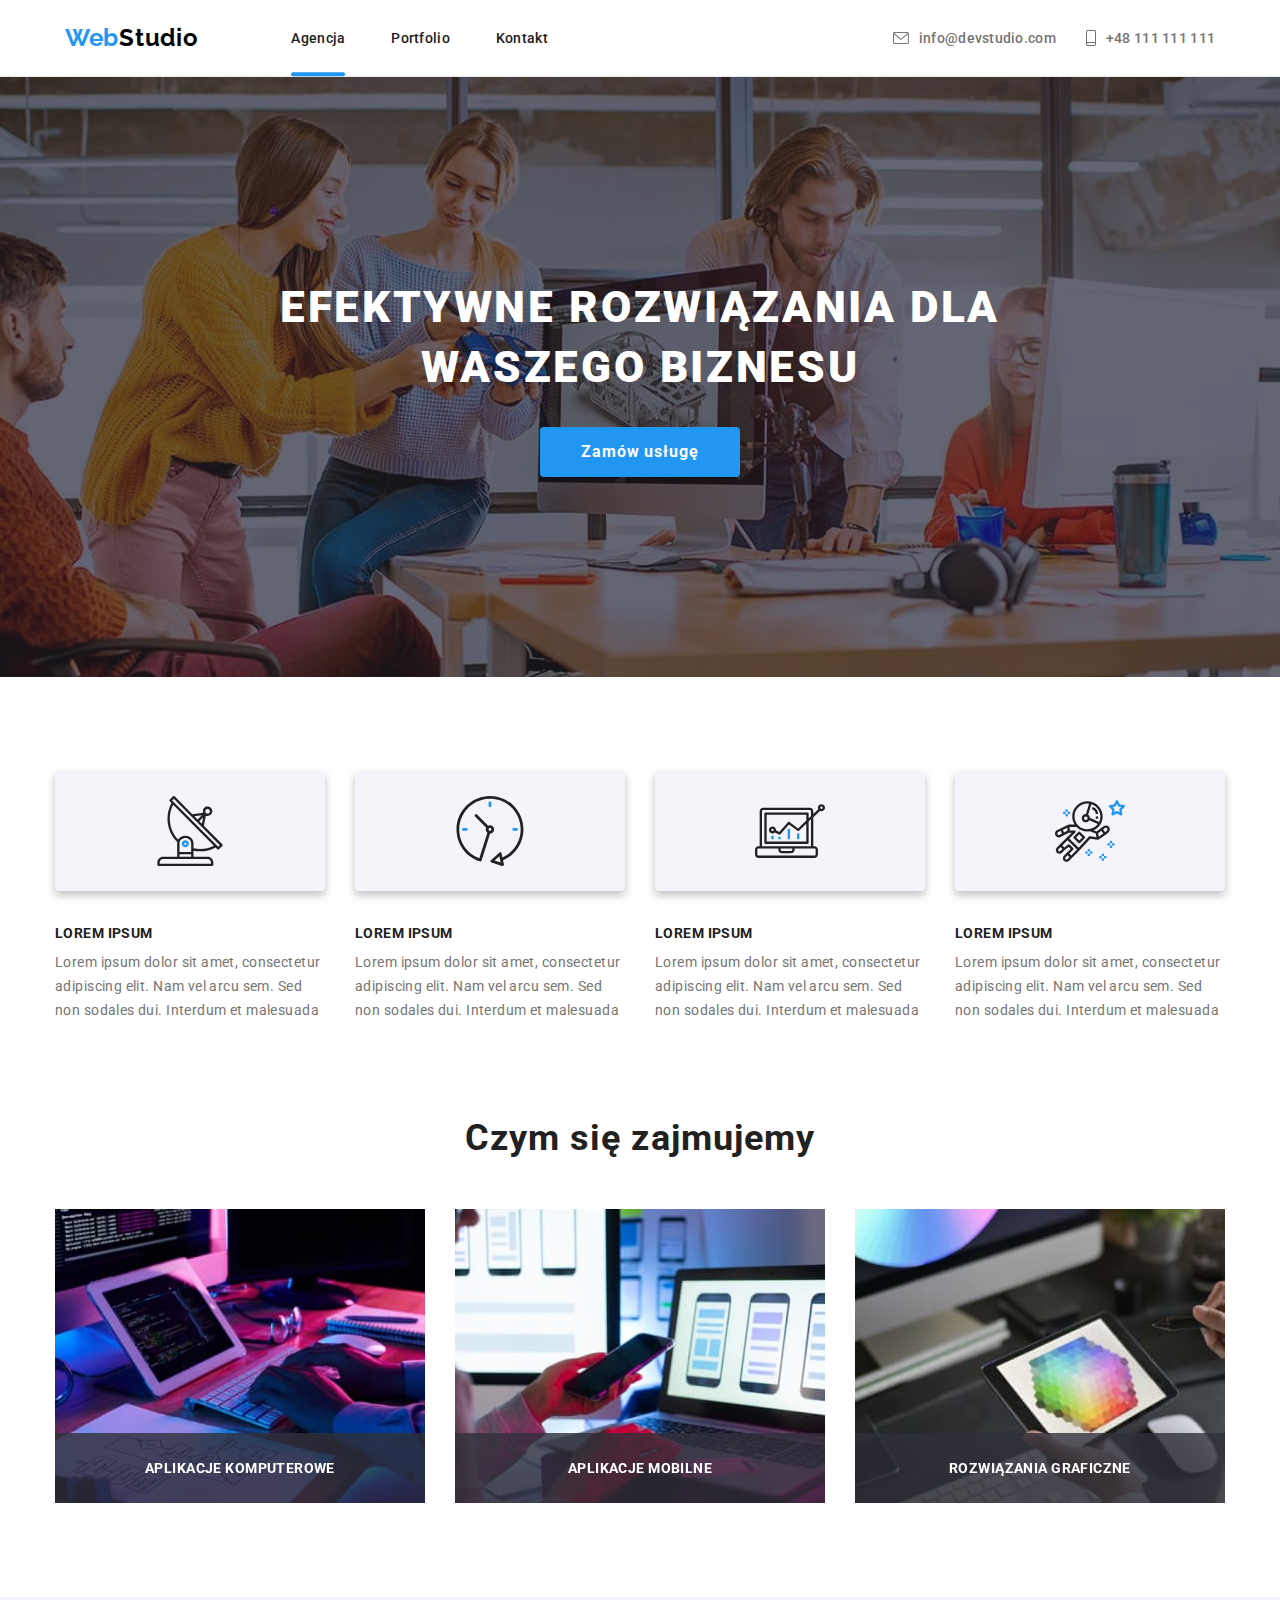
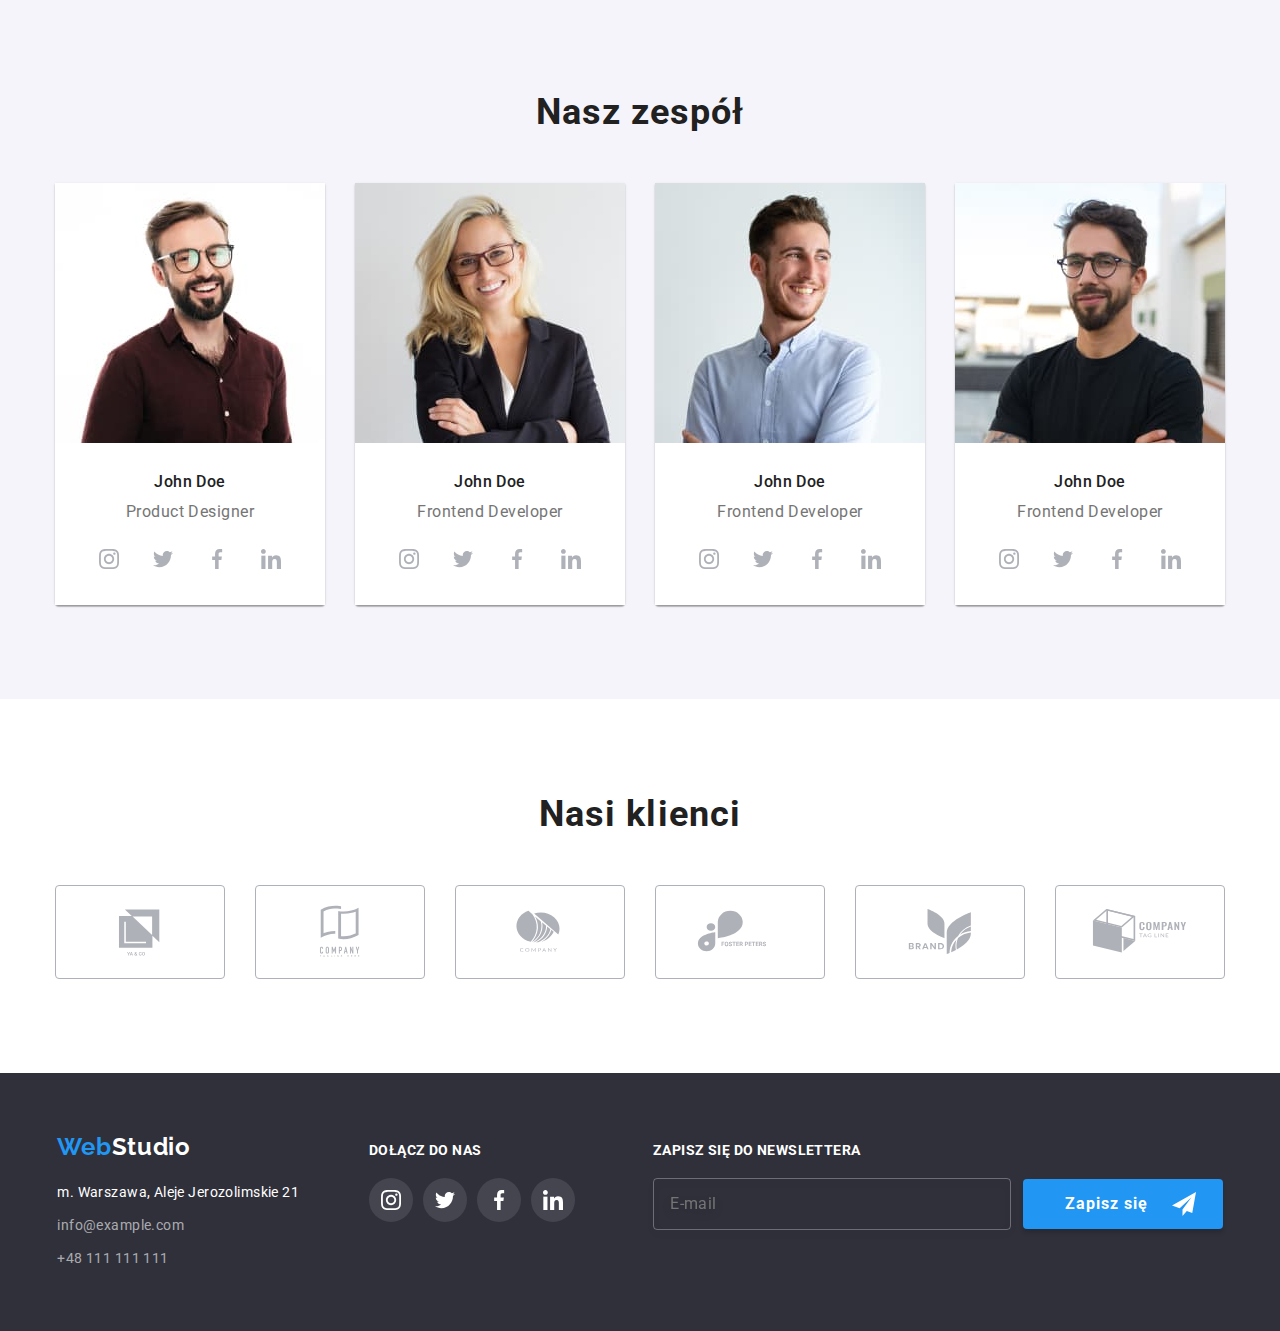
<file: index.html>
<!DOCTYPE html>
<html lang="pl">
<head>
      <meta charset="UTF-8">
      <meta http-equiv="X-UA-Compatible" content="IE=edge">
      <meta name="viewport" content="width=device-width, initial-scale=1.0">
      <link rel="stylesheet" href="https://cdnjs.cloudflare.com/ajax/libs/modern-normalize/1.0.0/modern-normalize.min.css" />
      <link rel="stylesheet" href="css/main.min.css" />
      <link rel="preconnect" href="https://fonts.googleapis.com">
      <link rel="preconnect" href="https://fonts.gstatic.com" crossorigin>
      <link href="https://fonts.googleapis.com/css2?family=Raleway:wght@700&family=Roboto:wght@400;500;700;900&display=swap"
      rel="stylesheet">
      <title>WebStudio</title>
</head>
<body>
      <header class="page-header">
            <div class="container">
                  <!--logo-->
                  <a class="logo page-header__logo" href="index.html"><span class="logo__span">Web</span>Studio</a>
                  <svg class="page-header__burger-icon" data-menu-open>
                        <use href="./images/icons.svg#icon-menu_24px"></use>
                  </svg>
                  <nav class="navigation">
                        <ul class="list navigation__list">
                              <li class="navigation__item">
                                    <a class="navigation__link navigation__link--active" href="index.html">Agencja</a>
                              </li>
                              <li class="navigation__item">
                                    <a class="navigation__link" href="portfolio.html">Portfolio</a>
                              </li>
                              <li class="navigation__item">
                                    <a class="navigation__link" href="#">Kontakt</a>
                              </li>
                        </ul>
                  </nav>
                  <ul class="list page-header__list">
                        <li class="page-header__item">
                              <a class="page-header__contact" href="mailto:info@devstudio.com"><svg class="page-header__mail-icon">
                              <use href="images/icons.svg#icon-envelope"></use>
                        </svg>info@devstudio.com</a>
                        </li>
                        <li class="page-header__item">
                              <a class="page-header__contact" href="tel:48111111111"><svg class="page-header__phone-icon">
                              <use href="images/icons.svg#icon-smartphone"></use>
                        </svg>+48 111 111 111</a>
                        </li>
                  </ul>
            </div>
      </header>
      <main class="page-main">
            <section class="section hero">
                  <div class="container">
                        <h1 class="hero__heading">EFEKTYWNE ROZWIĄZANIA DLA<br>WASZEGO BIZNESU</h1>
                        <button class="button hero__button" type="button" data-modal-open>Zamów usługę</button>
                  </div>
            </section>
            <!--Nasze atuty-->
            <section class="section advantages">
                  <div class="container">
                        <ul class="advantages__list">
                              <li class="advantages__item">
                                    <svg class="advantages__icon">
                                          <use href="images/icons.svg#icon-antenna"></use>
                                    </svg>
                                    <h3 class="third-heading">LOREM IPSUM</h3>
                                    <p class="advantages__paragraph">Lorem ipsum dolor sit amet, consectetur adipiscing elit. Nam vel arcu sem. Sed non sodales dui. Interdum et malesuada</p>
                              </li>
                              <li class="advantages__item">
                                    <svg class="advantages__icon">
                                          <use href="images/icons.svg#icon-clock"></use>
                                    </svg>
                                    <h3 class="third-heading">LOREM IPSUM</h3>
                                    <p class="advantages__paragraph">Lorem ipsum dolor sit amet, consectetur adipiscing elit. Nam vel arcu sem. Sed non sodales dui. Interdum et malesuada</p>
                              </li>
                              <li class="advantages__item">
                                    <svg class="advantages__icon">
                                          <use href="images/icons.svg#icon-diagram"></use>
                                    </svg>
                                    <h3 class="third-heading">LOREM IPSUM</h3>
                                    <p class="advantages__paragraph">Lorem ipsum dolor sit amet, consectetur adipiscing elit. Nam vel arcu sem. Sed non sodales dui. Interdum et malesuada</p>
                              </li>
                              <li class="advantages__item">
                                    <svg class="advantages__icon">
                                          <use href="images/icons.svg#icon-astronaut"></use>
                                    </svg>
                                    <h3 class="third-heading">LOREM IPSUM</h3>
                              <p class="advantages__paragraph">Lorem ipsum dolor sit amet, consectetur adipiscing elit. Nam vel arcu sem. Sed non sodales dui. Interdum et malesuada</p>
                              </li>
                        </ul>
                  </div>
            </section>
            <!--Czym się zajmujemy-->
            <section class="section activities">
                  <div class="container">
                  <h2 class="second-heading">Czym się zajmujemy</h2>
                  <ul class="list" >
                        <li class="activities__item">
                              <div class="activities__container">
                                    <img class="activities__image" src="./images/activities/box1.jpg" srcset="./images/activities/box1.jpg 1x, ./images/activities/box1@2x.jpg 2x" alt="pisanie kodu"/>
                                    <div class="activities__label">
                                          <p class="activities__paragraph">Aplikacje komputerowe</p>
                                    </div>
                              </div>
                        </li>
                        <li class="activities__item">
                              <div class="activities__container">
                                    <img class="activities__image" src="./images/activities/box2.jpg" srcset="./images/activities/box2.jpg 1x, ./images/activities/box2@2x.jpg 2x" alt="dobór schematu wyświetlania strony"/>
                                    <div class="activities__label">
                                         <p class="activities__paragraph">Aplikacje mobilne</p> 
                                    </div>
                              </div>
                        </li>
                        <li class="activities__item">
                              <div class="activities__container">
                                    <img class="activities__image" src="./images/activities/box3.jpg" srcset="./images/activities/box3.jpg 1x, ./images/activities/box3@2x.jpg 2x" alt="grafika stron internetowych"/>
                                    <div class="activities__label">
                                         <p class="activities__paragraph">Rozwiązania graficzne</p> 
                                    </div>
                              </div>
                        </li>
                  </ul>
                  </div>
            </section>
            <!--Nasz zespół-->
            <section class="section team">
            <div class="container">
                  <h2 class="second-heading">Nasz zespół</h2>
                  <ul class="team__list">
                        <li  class="team__item">
                              <figure class="team__figure">
                                    <picture>
                                          <source srcset="./images/team/teamcard1mobile1x.jpg 1x, ./images/team/teamcard1mobile@2x.jpg 2x" media="(min-width: 320px) and (max-width: 767px)" />
                                          <source srcset="./images/team/teamcard1tablet1x.jpg 1x, ./images/team/teamcard1tablet@2x.jpg 2x" media="(min-width: 768px) and (max-width: 1199px)" />
                                          <source srcset="./images/team/teamcard1desktop1x.jpg 1x, ./images/team/teamcard1desktop@2x.jpg 2x" media="(min-width: 1200px)" />
                                          <img class="team__image" src="./images/team/teamcard1mobile1x.jpg" alt="zdjecie product designer" />
                                    </picture>                                    
                                    <figcaption class="team__caption">John Doe<br><span class="team__span">Product Designer</span>
                                    <ul class="list">
                                          <li class="socials">
                                                <a href="#" class="socials__link socials__link--light">
                                                <svg class="socials__icon" width="20" height="20">
                                                      <use href="images/icons.svg#icon-instagram"></use>
                                                </svg></a>
                                          </li>
                                          <li class="socials">
                                                <a href="#" class="socials__link socials__link--light">
                                                <svg class="socials__icon" width="20" height="20">
                                                      <use href="images/icons.svg#icon-twitter"></use>
                                                </svg></a>
                                          </li>
                                          <li class="socials">
                                                <a href="#" class="socials__link socials__link--light">
                                                <svg class="socials__icon" width="20" height="20">
                                                      <use href="images/icons.svg#icon-facebook"></use>
                                                </svg></a>
                                          </li>
                                          <li class="socials">
                                                <a href="#" class="socials__link socials__link--light">
                                                <svg class="socials__icon" width="20" height="20">
                                                      <use href="images/icons.svg#icon-linkedin"></use>
                                                </svg></a>
                                          </li>
                                    </ul>
                                    </figcaption>
                              </figure>
                        </li>
                        <li class="team__item">
                              <figure class="team__figure">
                                    <picture>
                                          <source srcset="./images/team/teamcard2mobile1x.jpg 1x, ./images/team/teamcard2mobile@2x.jpg 2x" media="(min-width: 320px) and (max-width: 767px)" />
                                          <source srcset="./images/team/teamcard2tablet1x.jpg 1x, ./images/team/teamcard2tablet@2x.jpg 2x" media="(min-width: 768px) and (max-width: 1199px)" />
                                          <source srcset="./images/team/teamcard2desktop1x.jpg 1x, ./images/team/teamcard2desktop@2x.jpg 2x" media="(min-width: 1200px)" />
                                          <img class="team__image" src="./images/team/teamcard2mobile1x.jpg" alt="zdjecie product designer" />
                                    </picture>
                                    <figcaption class="team__caption">John Doe<br><span class="team__span">Frontend Developer</span>
                                    <ul class="list">
                                          <li class="socials">
                                                <a href="#" class="socials__link socials__link--light">
                                                      <svg class="socials__icon" width="20" height="20">
                                                            <use href="images/icons.svg#icon-instagram"></use>
                                                      </svg></a>
                                          </li>
                                          <li class="socials">
                                                <a href="#" class="socials__link socials__link--light">
                                                      <svg class="socials__icon" width="20" height="20">
                                                            <use href="images/icons.svg#icon-twitter"></use>
                                                      </svg></a>
                                          </li>
                                          <li class="socials">
                                                <a href="#" class="socials__link socials__link--light">
                                                      <svg class="socials__icon" width="20" height="20">
                                                            <use href="images/icons.svg#icon-facebook"></use>
                                                      </svg></a>
                                          </li>
                                          <li class="socials">
                                                <a href="#" class="socials__link socials__link--light">
                                                      <svg class="socials__icon" width="20" height="20">
                                                            <use href="images/icons.svg#icon-linkedin"></use>
                                                      </svg></a>
                                          </li>
                                    </ul>
                                    </figcaption>
                              </figure>
                        </li>
                        <li class="team__item">
                              <figure class="team__figure">
                                    <picture>
                                          <source srcset="./images/team/teamcard3mobile1x.jpg 1x, ./images/team/teamcard3mobile@2x.jpg 2x" media="(min-width: 320px) and (max-width: 767px)" />
                                          <source srcset="./images/team/teamcard3tablet1x.jpg 1x, ./images/team/teamcard3tablet@2x.jpg 2x" media="(min-width: 768px) and (max-width: 1199px)" />
                                          <source srcset="./images/team/teamcard3desktop1x.jpg 1x, ./images/team/teamcard3desktop@2x.jpg 2x" media="(min-width: 1200px)" />
                                          <img class="team__image" src="./images/team/teamcard3mobile1x.jpg" alt="zdjecie product designer" />
                                    </picture>
                              <figcaption class="team__caption">John Doe<br><span class="team__span">Frontend Developer</span>
                              <ul class="list">
                                    <li class="socials">
                                          <a href="#" class="socials__link socials__link--light">
                                                <svg class="socials__icon" width="20" height="20">
                                                      <use href="images/icons.svg#icon-instagram"></use>
                                                </svg></a>
                                    </li>
                                    <li class="socials">
                                          <a href="#" class="socials__link socials__link--light">
                                                <svg class="socials__icon" width="20" height="20">
                                                      <use href="images/icons.svg#icon-twitter"></use>
                                                </svg></a>
                                    </li>
                                    <li class="socials">
                                          <a href="#" class="socials__link socials__link--light">
                                                <svg class="socials__icon" width="20" height="20">
                                                      <use href="images/icons.svg#icon-facebook"></use>
                                                </svg></a>
                                    </li>
                                    <li class="socials">
                                          <a href="#" class="socials__link socials__link--light">
                                                <svg class="socials__icon" width="20" height="20">
                                                      <use href="images/icons.svg#icon-linkedin"></use>
                                                </svg></a>
                                    </li>
                              </ul>
                              </figcaption>
                              </figure>
                        </li>
                        <li class="team__item">
                              <figure class="team__figure">
                                    <picture>
                                          <source srcset="./images/team/teamcard4mobile1x.jpg 1x, ./images/team/teamcard4mobile@2x.jpg 2x" media="(min-width: 320px) and (max-width: 767px)" />
                                          <source srcset="./images/team/teamcard4tablet1x.jpg 1x, ./images/team/teamcard4tablet@2x.jpg 2x" media="(min-width: 768px) and (max-width: 1199px)" />
                                          <source srcset="./images/team/teamcard4desktop1x.jpg 1x, ./images/team/teamcard4desktop@2x.jpg 2x" media="(min-width: 1200px)" />
                                          <img class="team__image" src="./images/team/teamcard4mobile1x.jpg" alt="zdjecie product designer" />
                                    </picture>
                              <figcaption class="team__caption">John Doe<br><span class="team__span">Frontend Developer</span>
                              <ul class="list">
                                    <li class="socials">
                                          <a href="#" class="socials__link socials__link--light">
                                                <svg class="socials__icon" width="20" height="20">
                                                      <use href="images/icons.svg#icon-instagram"></use>
                                                </svg></a>
                                    </li>
                                    <li class="socials">
                                          <a href="#" class="socials__link socials__link--light">
                                                <svg class="socials__icon" width="20" height="20">
                                                      <use href="images/icons.svg#icon-twitter"></use>
                                                </svg></a>
                                    </li>
                                    <li class="socials">
                                          <a href="#" class="socials__link socials__link--light">
                                                <svg class="socials__icon" width="20" height="20">
                                                      <use href="images/icons.svg#icon-facebook"></use>
                                                </svg></a>
                                    </li>
                                    <li class="socials">
                                          <a href="#" class="socials__link socials__link--light">
                                                <svg class="socials__icon" width="20" height="20">
                                                      <use href="images/icons.svg#icon-linkedin"></use>
                                                </svg></a>
                                    </li>
                              </ul>
                              </figcaption>
                              </figure>
                        </li>
                  </ul>
            </div>
            </section>
            <section class="section clients">
                  <div class="container">
                        <h2 class="second-heading">Nasi klienci</h2>
                        <ul class="clients__list">
                              <li class="clients__item">
                                    <a href="#" class="clients__link">
                                          <svg class="clients__icon" width="106" height="60">
                                                <use href="images/icons.svg#icon-Logoyaco"></use>
                                          </svg></a>
                              </li>
                              <li class="clients__item">
                                    <a href="#" class="clients__link">
                                          <svg class="clients__icon" width="106" height="60">
                                                <use href="images/icons.svg#icon-Logotagline"></use>
                                          </svg></a>
                              </li>
                              <li class="clients__item">
                                    <a href="#" class="clients__link">
                                          <svg class="clients__icon" width="106" height="60">
                                                <use href="images/icons.svg#icon-Logocompany"></use>
                                          </svg></a>
                              </li>
                              <li class="clients__item">
                                    <a href="#" class="clients__link">
                                          <svg class="clients__icon" width="106" height="60">
                                                <use href="images/icons.svg#icon-Logofoster"></use>
                                          </svg></a>
                              </li>
                              <li class="clients__item">
                                    <a href="#" class="clients__link">
                                          <svg class="clients__icon" width="106" height="60">
                                                <use href="images/icons.svg#icon-Logobrand"></use>
                                          </svg></a>
                              </li>
                              <li class="clients__item">
                                    <a href="#" class="clients__link">
                                          <svg class="clients__icon" width="106" height="60">
                                                <use href="images/icons.svg#icon-Logocompanytag"></use>
                                          </svg></a>
                              </li>
                        </ul>
                  </div>
            </section>
      </main>
      <footer class="section page-footer">
            <div class="container">
                  <div class="page-footer__contact-wrapper">
                        <div class="page-footer__address-container">
                        <a class="logo page-footer__logo" href="index.html"><span class="logo__span">Web</span>Studio</a>
                        <address class="address page-footer__address"><span class="address__span">m. Warszawa, Aleje Jerozolimskie 21</span><br><a class="address__contact" href="mailto:info@example.com">info@example.com</a><br><a class="address__contact" href="tel:48111111111">+48 111 111 111</a></address>
                        </div>
                        <div class="page-footer__socials">
                              <h3 class="third-heading page-footer__third-heading">Dołącz do nas</h3>
                              <ul class="list">
                                    <li class="socials">
                                          <a href="#" class="socials__link socials__link--dark">
                                                <svg class="socials__icon" width="20" height="20">
                                                      <use href="images/icons.svg#icon-instagram"></use>
                                                </svg>
                                          </a>
                                    </li>
                                    <li class="socials">
                                          <a href="#" class="socials__link socials__link--dark">
                                                <svg class="socials__icon" width="20" height="20">
                                                      <use href="images/icons.svg#icon-twitter"></use>
                                                </svg>
                                          </a>
                                    </li>
                                    <li class="socials">
                                          <a href="#" class="socials__link socials__link--dark">
                                                <svg class="socials__icon" width="20" height="20">
                                                      <use href="images/icons.svg#icon-facebook"></use>
                                                </svg>
                                          </a>
                                    </li>
                                    <li class="socials">
                                          <a href="#" class="socials__link socials__link--dark">
                                                <svg class="socials__icon" width="20" height="20">
                                                      <use href="images/icons.svg#icon-linkedin"></use>
                                                </svg>
                                          </a>
                                    </li>
                              </ul>
                        </div>
                  </div>
                  <div class="page-footer__form-container">
                        <h3 class="third-heading page-footer__third-heading">Zapisz się do newslettera</h3>
                        <form action="#" class="page-footer__form">
                              <input type="email" name="user-email" placeholder="E-mail" class="page-footer__input">
                              <button type="submit" class="button page-footer__button">Zapisz się <svg class="page-footer__icon">
                                    <use href="images/icons.svg#icon-send"></use></svg></button>
                        </form>
                  </div>
            </div>
      </footer>

      <div class="backdrop is-hidden" data-modal>
            <div class="modal">
                  <svg class="modal__close-btn close-btn" data-modal-close>
                  <use href="images\icons.svg#icon-closebutton"></use>
                  </svg>
                  <h4 class="modal__heading">Zostaw swoje dane w formularzu poniżej</h4>
                  <form action="#" class="modal__form">
                        <label class="modal__field">
                              Imie
                              <span class="modal__field-wrapper">                                    
                                    <input type="text" name="user-name" class="modal__input"/>
                                    <svg class="modal__icon">
                                          <use href="images\icons.svg#icon-personinput"></use>
                                    </svg>
                              </span>
                        </label>
                        <label class="modal__field">
                              Telefon
                              <span class="modal__field-wrapper">
                                    <input type="tel" name="user-phone" class="modal__input">
                                    <svg class="modal__icon">
                                          <use href="images\icons.svg#icon-phoneinput"></use>
                                    </svg>
                              </span>
                        </label>
                        <label class="modal__field">
                              Email
                              <span class="modal__field-wrapper">
                                    <input type="email" name="user-email" class="modal__input">
                                    <svg class="modal__icon">
                                          <use href="images\icons.svg#icon-emailinput"></use>
                                    </svg>
                              </span>
                        </label>
                        <label class="modal__field">
                              Komentarz
                              <span class="modal__area-wrapper">
                              <textarea name="user-comment" cols="30" rows="10" placeholder="Wprowadź tekst" class="modal__message"></textarea>
                              </span>
                        </label>
                        <span class="modal__policy-wrapper">
                              <input id="user-policy" type="checkbox" name="user-policy" class="modal__policy-input hidden" value="policy">
                              <label for="user-policy" class="modal__policy-label">Oświadczam iż akceptuję <a href="#" class="modal__policy-link">Regulamin</a> i <a href="#" class="modal__policy-link">Politykę Prywatności.</a></label>
                        </span>
                        <button class="button modal__button" type="submit">Wyślij</button>
                  </form>
            </div>
      </div>
      
      <script src="js/modal.js"></script>

      <div class="mobile-menu is-hidden" data-menu>
            <svg class="close-btn mobile-menu__close-btn" data-menu-close>
                  <use href="images\icons.svg#icon-closebutton"></use>
            </svg>
            <ul class="list mobile-menu__nav-list">
                  <li class="mobile-menu__nav-item"><a href="index.html" class="mobile-menu__nav-link">Agencja</a></li>
                  <li class="mobile-menu__nav-item"><a href="portfolio.html" class="mobile-menu__nav-link">Portfolio</a></li>
                  <li class="mobile-menu__nav-item"><a href="#" class="mobile-menu__nav-link">Kontakt</a></li>
            </ul>
            <ul class="list mobile-menu__contact-list">
                  <li class="mobile-menu__contact-item"><a href="tel:48111111111" class="mobile-menu__phone">+48 111 111 111</a></li>
                  <li class="mobile-menu__contact-item"><a href="mailto:info@devstudio.com" class="mobile-menu__mail">info@devstudio.com</a></li>
            </ul>
            <ul class="list mobile-menu__social-list">
                  <li class="mobile-menu__social-item"><a href="#" class="mobile-menu__social-link">Instagram</a></li>
                  <li class="mobile-menu__social-item"><a href="#" class="mobile-menu__social-link">Twitter</a></li>
                  <li class="mobile-menu__social-item"><a href="#" class="mobile-menu__social-link">Facebook</a></li>
                  <li class="mobile-menu__social-item"><a href="#" class="mobile-menu__social-link">LinkedIn</a></li>
            </ul>
      </div>

      <script src="js/mobile-menu.js"></script>

</body>
</html>
</file>
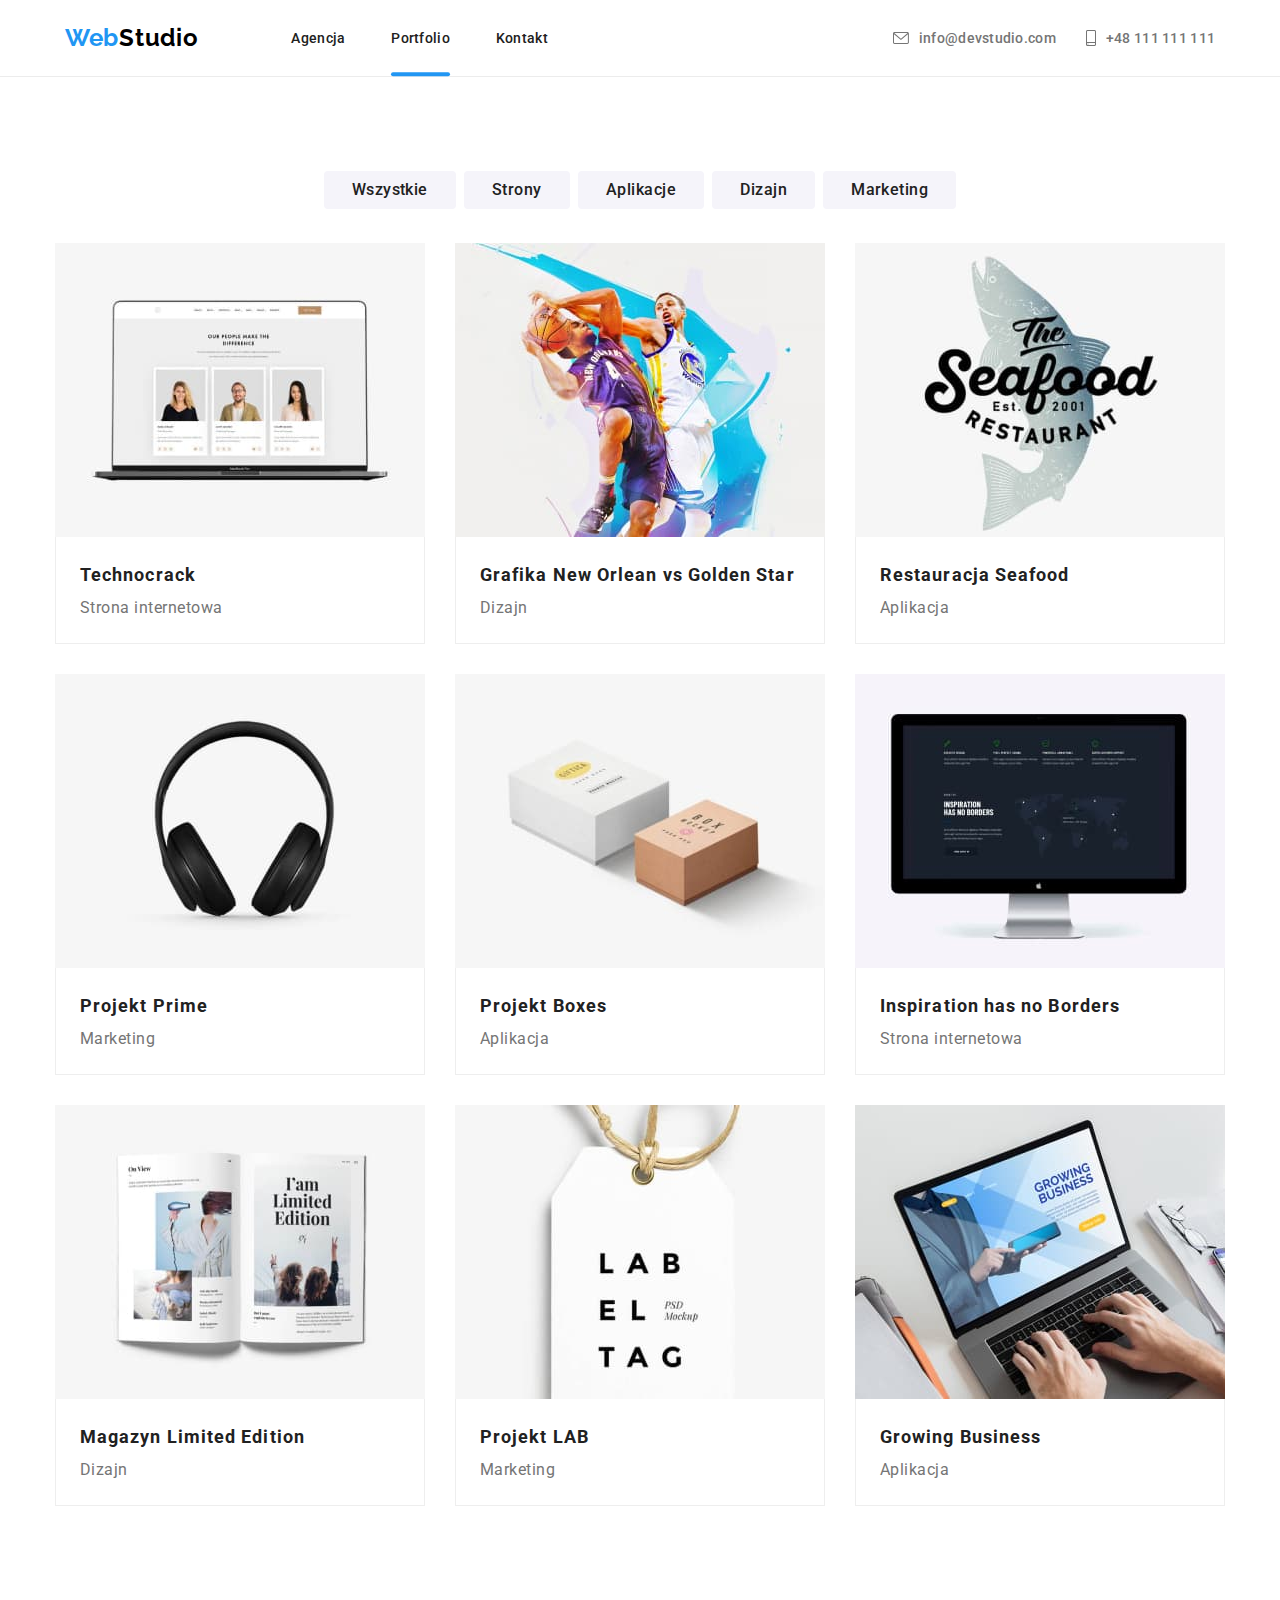
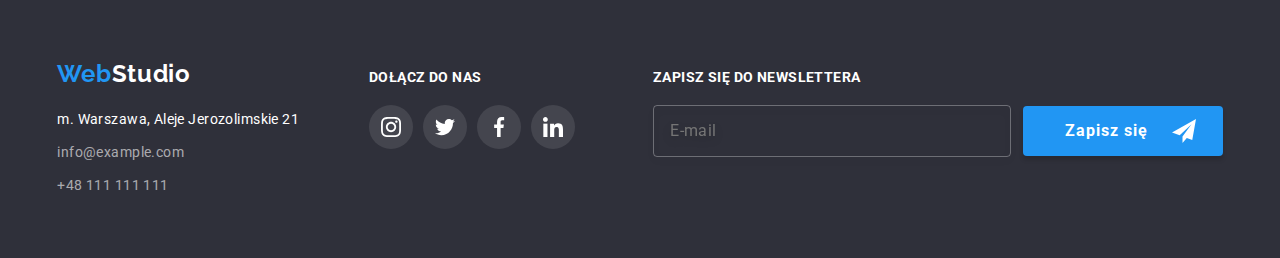
<file: portfolio.html>
<!DOCTYPE html>
<html lang="en">
<head>
      <meta charset="UTF-8">
      <meta http-equiv="X-UA-Compatible" content="IE=edge">
      <meta name="viewport" content="width=device-width, initial-scale=1.0">
      <link rel="stylesheet" href="https://cdnjs.cloudflare.com/ajax/libs/modern-normalize/1.0.0/modern-normalize.min.css" />
      <link rel="stylesheet" href="css/main.min.css" />
      <link rel="preconnect" href="https://fonts.googleapis.com">
      <link rel="preconnect" href="https://fonts.gstatic.com" crossorigin>
      <link href="https://fonts.googleapis.com/css2?family=Raleway:wght@700&family=Roboto:wght@400;500;700;900&display=swap"
            rel="stylesheet">
      <title>Portfolio</title>
</head>
<body>
      <header class="page-header">
            <div class="container">
                  <!--logo-->
                  <a class="logo page-header__logo" href="index.html"><span class="logo__span">Web</span>Studio</a>
                  <svg class="page-header__burger-icon" data-menu-open>
                        <use href="./images/icons.svg#icon-menu_24px"></use>
                  </svg>
                  <nav class="navigation">
                        <ul class="list navigation__list">
                              <li class="navigation__item">
                                    <a class="navigation__link" href="index.html">Agencja</a>
                              </li>
                              <li class="navigation__item">
                                    <a class="navigation__link navigation__link--active" href="portfolio.html">Portfolio</a>
                              </li>
                              <li class="navigation__item">
                                    <a class="navigation__link" href="#">Kontakt</a>
                              </li>
                        </ul>
                  </nav>
                  <ul class="list page-header__list">
                        <li class="page-header__item">
                              <a class="page-header__contact" href="mailto:info@devstudio.com"><svg class="page-header__mail-icon">
                              <use href="images/icons.svg#icon-envelope"></use>
                              </svg>info@devstudio.com</a>
                        </li>
                        <li class="page-header__item">
                              <a class="page-header__contact" href="tel:48111111111"><svg class="page-header__phone-icon">
                              <use href="images/icons.svg#icon-smartphone"></use>
                              </svg>+48 111 111 111</a>
                        </li>
                  </ul>
            </div>
      </header>
      <main class="main-content">
            <section class="section filters">
                  <div class="container">
                        <ul class="filters__list">
                              <li class="filters__item">
                                    <button class="button filters__button"  type="button">Wszystkie</button>
                              </li>
                              <li class="filters__item">
                                    <button class="button filters__button" type="button">Strony</button>
                              </li>
                              <li class="filters__item">
                                    <button class="button filters__button" type="button">Aplikacje</button>
                              </li>
                              <li class="filters__item">
                                    <button class="button filters__button" type="button">Dizajn</button>
                              </li>
                              <li class="filters__item">
                                    <button class="button filters__button" type="button">Marketing</button>
                              </li>
                        </ul>
                  </div>
            </section>
            <section class="section projects">
            <div class="container">
                  <ul class="projects__list">
                        <li class="projects__item">
                              <figure class="projects__figure">
                                    <div class="projects__container">
                                          <picture>
                                                <source srcset="./images/portfolio/projects1mobile1x.jpg 1x, ./images/portfolio/projects1mobile@2x.jpg 2x" media="(min-width: 320px) and (max-width: 767px)" />
                                                <source srcset="./images/portfolio/projects1tablet1x.jpg 1x, ./images/portfolio/projects1tablet@2x.jpg 2x" media="(min-width: 768px) and (max-width: 1199px)" />
                                                <source srcset="./images/portfolio/projects1desktop1x.jpg 1x, ./images/portfolio/projects1desktop@2x.jpg 2x" media="(min-width: 1200px)" />
                                                <img src="./images/portfolio/projects1mobile1x.jpg" alt="laptop z otwartą stroną internetową">
                                          </picture>
                                          <div class="projects__overlay">
                                              <p class="projects__paragraph">Technocrack jest popularną platformą wykorzystywaną do rozpowszechniania koronawirusa. Firmy wykorzystują tę platformę do celów szpiegowskich i ataków na niezabezpieczone serwery konkurencji</p>
                                          </div>
                                    </div>
                                    <figcaption class="projects__caption"><span class="projects__title">Technocrack</span><br>Strona internetowa</figcaption>
                              </figure>
                        </li>
                        <li class="projects__item">
                              <figure class="projects__figure">
                                    <div class="projects__container">
                                          <picture>
                                                <source srcset="./images/portfolio/projects2mobile1x.jpg 1x, ./images/portfolio/projects2mobile@2x.jpg 2x" media="(min-width: 320px) and (max-width: 767px)" />
                                                <source srcset="./images/portfolio/projects2tablet1x.jpg 1x, ./images/portfolio/projects2tablet@2x.jpg 2x" media="(min-width: 768px) and (max-width: 1199px)" />
                                                <source srcset="./images/portfolio/projects2desktop1x.jpg 1x, ./images/portfolio/projects2desktop@2x.jpg 2x" media="(min-width: 1200px)" />
                                                <img src="./images/portfolio/projects2mobile1x.jpg" alt="koszykarze">
                                          </picture>
                                          <div class="projects__overlay">
                                               <p class="projects__paragraph">Technocrack jest popularną platformą wykorzystywaną do rozpowszechniania koronawirusa. Firmy wykorzystują tę platformę do celów szpiegowskich i ataków na niezabezpieczone serwery konkurencji</p> 
                                          </div>
                                    </div>
                                    <figcaption class="projects__caption"><span class="projects__title">Grafika New Orlean vs Golden Star</span><br>Dizajn</figcaption>
                              </figure>
                        </li>
                        <li class="projects__item">
                              <figure class="projects__figure">
                                    <div class="projects__container">
                                          <picture>
                                                <source srcset="./images/portfolio/projects3mobile1x.jpg 1x, ./images/portfolio/projects3mobile@2x.jpg 2x" media="(min-width: 320px) and (max-width: 767px)" />
                                                <source srcset="./images/portfolio/projects3tablet1x.jpg 1x, ./images/portfolio/projects3tablet@2x.jpg 2x" media="(min-width: 768px) and (max-width: 1199px)" />
                                                <source srcset="./images/portfolio/projects3desktop1x.jpg 1x, ./images/portfolio/projects3desktop@2x.jpg 2x" media="(min-width: 1200px)" />
                                                <img src="./images/portfolio/projects3mobile1x.jpg" alt="szyld restauracji seafood">
                                          </picture>
                                          <div class="projects__overlay">
                                              <p class="projects__paragraph">Technocrack jest popularną platformą wykorzystywaną do rozpowszechniania koronawirusa. Firmy wykorzystują tę platformę do celów szpiegowskich i ataków na niezabezpieczone serwery konkurencji</p>  
                                          </div>
                                    </div>
                                    <figcaption class="projects__caption"><span class="projects__title">Restauracja Seafood</span><br>Aplikacja</figcaption>
                              </figure>
                        </li>
                        <li class="projects__item">
                              <figure class="projects__figure">
                                    <div class="projects__container">
                                          <picture>
                                                <source srcset="./images/portfolio/projects4mobile1x.jpg 1x, ./images/portfolio/projects4mobile@2x.jpg 2x" media="(min-width: 320px) and (max-width: 767px)" />
                                                <source srcset="./images/portfolio/projects4tablet1x.jpg 1x, ./images/portfolio/projects4tablet@2x.jpg 2x" media="(min-width: 768px) and (max-width: 1199px)" />
                                                <source srcset="./images/portfolio/projects4desktop1x.jpg 1x, ./images/portfolio/projects4desktop@2x.jpg 2x" media="(min-width: 1200px)" />
                                                <img src="./images/portfolio/projects4mobile1x.jpg" alt="słuchawki bezprzewodowe">
                                          </picture>
                                          <div class="projects__overlay">
                                              <p class="projects__paragraph">Technocrack jest popularną platformą wykorzystywaną do rozpowszechniania koronawirusa. Firmy wykorzystują tę platformę do celów szpiegowskich i ataków na niezabezpieczone serwery konkurencji</p>  
                                          </div>
                                    </div>
                                    <figcaption class="projects__caption"><span class="projects__title">Projekt Prime</span><br>Marketing</figcaption>
                              </figure>
                        </li>
                        <li class="projects__item">
                              <figure class="projects__figure">
                                    <div class="projects__container">
                                          <picture>
                                                <source srcset="./images/portfolio/projects5mobile1x.jpg 1x, ./images/portfolio/projects5mobile@2x.jpg 2x" media="(min-width: 320px) and (max-width: 767px)" />
                                                <source srcset="./images/portfolio/projects5tablet1x.jpg 1x, ./images/portfolio/projects5tablet@2x.jpg 2x" media="(min-width: 768px) and (max-width: 1199px)" />
                                                <source srcset="./images/portfolio/projects5desktop1x.jpg 1x, ./images/portfolio/projects5desktop@2x.jpg 2x" media="(min-width: 1200px)" />
                                                <img src="./images/portfolio/projects5mobile1x.jpg" alt="białe i brązowe pudełko obok siebie">
                                          </picture>
                                          <div class="projects__overlay">
                                               <p class="projects__paragraph">Technocrack jest popularną platformą wykorzystywaną do rozpowszechniania koronawirusa. Firmy wykorzystują tę platformę do celów szpiegowskich i ataków na niezabezpieczone serwery konkurencji</p> 
                                          </div>
                                    </div>
                                    <figcaption class="projects__caption"><span class="projects__title">Projekt Boxes</span><br>Aplikacja</figcaption>
                              </figure>
                        </li>
                        <li class="projects__item">
                              <figure class="projects__figure">
                                    <div class="projects__container">
                                          <picture>
                                                <source srcset="./images/portfolio/projects6mobile1x.jpg 1x, ./images/portfolio/projects6mobile@2x.jpg 2x" media="(min-width: 320px) and (max-width: 767px)" />
                                                <source srcset="./images/portfolio/projects6tablet1x.jpg 1x, ./images/portfolio/projects6tablet@2x.jpg 2x" media="(min-width: 768px) and (max-width: 1199px)" />
                                                <source srcset="./images/portfolio/projects6desktop1x.jpg 1x, ./images/portfolio/projects6desktop@2x.jpg 2x" media="(min-width: 1200px)" />
                                                <img src="./images/portfolio/projects6mobile1x.jpg" alt="monitor z wyświetloną na nim mapą świata">
                                          </picture>
                                          <div class="projects__overlay">
                                              <p class="projects__paragraph">Technocrack jest popularną platformą wykorzystywaną do rozpowszechniania koronawirusa. Firmy wykorzystują tę platformę do celów szpiegowskich i ataków na niezabezpieczone serwery konkurencji</p>  
                                          </div>
                                    </div>
                                    <figcaption class="projects__caption"><span class="projects__title">Inspiration has no Borders</span><br>Strona internetowa</figcaption>
                              </figure>
                        </li>
                        <li class="projects__item">
                              <figure class="projects__figure">
                                    <div class="projects__container">
                                          <picture>
                                                <source srcset="./images/portfolio/projects7mobile1x.jpg 1x, ./images/portfolio/projects7mobile@2x.jpg 2x" media="(min-width: 320px) and (max-width: 767px)" />
                                                <source srcset="./images/portfolio/projects7tablet1x.jpg 1x, ./images/portfolio/projects7tablet@2x.jpg 2x" media="(min-width: 768px) and (max-width: 1199px)" />
                                                <source srcset="./images/portfolio/projects7desktop1x.jpg 1x, ./images/portfolio/projects7desktop@2x.jpg 2x" media="(min-width: 1200px)" />
                                                <img src="./images/portfolio/projects7mobile1x.jpg" alt="otwarta książka w środku tekst i obrazek">
                                          </picture>
                                          <div class="projects__overlay">
                                              <p class="projects__paragraph">Technocrack jest popularną platformą wykorzystywaną do rozpowszechniania koronawirusa. Firmy wykorzystują tę platformę do celów szpiegowskich i ataków na niezabezpieczone serwery konkurencji</p>  
                                          </div>
                                    </div>
                                    <figcaption class="projects__caption"><span class="projects__title">Magazyn Limited Edition</span><br>Dizajn</figcaption>
                              </figure>
                        </li>
                        <li class="projects__item">
                              <figure class="projects__figure">
                                    <div class="projects__container">
                                          <picture>
                                                <source srcset="./images/portfolio/projects8mobile1x.jpg 1x, ./images/portfolio/projects8mobile@2x.jpg 2x" media="(min-width: 320px) and (max-width: 767px)" />
                                                <source srcset="./images/portfolio/projects8tablet1x.jpg 1x, ./images/portfolio/projects8tablet@2x.jpg 2x" media="(min-width: 768px) and (max-width: 1199px)" />
                                                <source srcset="./images/portfolio/projects8desktop1x.jpg 1x, ./images/portfolio/projects8desktop@2x.jpg 2x" media="(min-width: 1200px)" />
                                                <img src="./images/portfolio/projects8mobile1x.jpg" alt="zawieszka-label">
                                          </picture>
                                          <div class="projects__overlay">
                                             <p class="projects__paragraph">Technocrack jest popularną platformą wykorzystywaną do rozpowszechniania koronawirusa. Firmy wykorzystują tę platformę do celów szpiegowskich i ataków na niezabezpieczone serwery konkurencji</p>   
                                          </div>
                                    </div>
                                    <figcaption class="projects__caption"><span class="projects__title">Projekt LAB</span><br>Marketing</figcaption>
                              </figure>
                        </li>
                        <li class="projects__item">
                              <figure class="projects__figure">
                                    <div class="projects__container">
                                          <picture>
                                                <source srcset="./images/portfolio/projects9mobile1x.jpg 1x, ./images/portfolio/projects9mobile@2x.jpg 2x" media="(min-width: 320px) and (max-width: 767px)" />
                                                <source srcset="./images/portfolio/projects9tablet1x.jpg 1x, ./images/portfolio/projects9tablet@2x.jpg 2x" media="(min-width: 768px) and (max-width: 1199px)" />
                                                <source srcset="./images/portfolio/projects9desktop1x.jpg 1x, ./images/portfolio/projects9desktop@2x.jpg 2x" media="(min-width: 1200px)" />
                                                <img src="./images/portfolio/projects9mobile1x.jpg" alt="osoba pracująca przy laptopie-widać tylko ręce na klawiaturze">
                                          </picture>
                                          <div class="projects__overlay">
                                              <p class="projects__paragraph">Technocrack jest popularną platformą wykorzystywaną do rozpowszechniania koronawirusa. Firmy wykorzystują tę platformę do celów szpiegowskich i ataków na niezabezpieczone serwery konkurencji</p>  
                                          </div>
                                    </div>
                                    <figcaption class="projects__caption"><span class="projects__title">Growing Business</span><br>Aplikacja</figcaption>
                               </figure>
                        </li>
                  </ul>
            </div>
            </section>
      </main>
      <footer class="section page-footer">
            <div class="container">
                  <div class="page-footer__contact-wrapper">
                        <div class="page-footer__address-container">
                              <a class="logo page-footer__logo" href="index.html"><span class="logo__span">Web</span>Studio</a>
                              <address class="address page-footer__address"><span class="address__span">m. Warszawa, Aleje Jerozolimskie 21</span><br><a class="address__contact" href="mailto:info@example.com">info@example.com</a><br><a class="address__contact" href="tel:48111111111">+48 111 111 111</a></address>
                        </div>
                        <div class="page-footer__socials">
                              <h3 class="third-heading page-footer__third-heading">Dołącz do nas</h3>
                              <ul class="list">
                                    <li class="socials">
                                          <a href="#" class="socials__link socials__link--dark">
                                                <svg class="socials__icon" width="20" height="20">
                                                      <use href="images/icons.svg#icon-instagram"></use>
                                                </svg>
                                          </a>
                                    </li>
                                    <li class="socials">
                                          <a href="#" class="socials__link socials__link--dark">
                                                <svg class="socials__icon" width="20" height="20">
                                                      <use href="images/icons.svg#icon-twitter"></use>
                                                </svg>
                                          </a>
                                    </li>
                                    <li class="socials">
                                          <a href="#" class="socials__link socials__link--dark">
                                                <svg class="socials__icon" width="20" height="20">
                                                      <use href="images/icons.svg#icon-facebook"></use>
                                                </svg>
                                          </a>
                                    </li>
                                    <li class="socials">
                                          <a href="#" class="socials__link socials__link--dark">
                                                <svg class="socials__icon" width="20" height="20">
                                                      <use href="images/icons.svg#icon-linkedin"></use>
                                                </svg>
                                          </a>
                                    </li>
                              </ul>
                        </div>
                  </div>
                  <div class="page-footer__form-container">
                        <h3 class="third-heading page-footer__third-heading">Zapisz się do newslettera</h3>
                        <form action="#" class="page-footer__form">
                              <input type="email" name="user-email" placeholder="E-mail" class="page-footer__input">
                              <button type="submit" class="button page-footer__button">Zapisz się <svg
                                          class="page-footer__icon">
                                          <use href="images/icons.svg#icon-send"></use>
                                    </svg></button>
                        </form>
                  </div>
            </div>
      </footer>

      <div class="mobile-menu is-hidden" data-menu>
            <svg class="close-btn mobile-menu__close-btn" data-menu-close>
                  <use href="images\icons.svg#icon-closebutton"></use>
            </svg>
            <ul class="list mobile-menu__nav-list">
                  <li class="mobile-menu__nav-item"><a href="index.html" class="mobile-menu__nav-link">Agencja</a></li>
                  <li class="mobile-menu__nav-item"><a href="portfolio.html" class="mobile-menu__nav-link">Portfolio</a></li>
                  <li class="mobile-menu__nav-item"><a href="#" class="mobile-menu__nav-link">Kontakt</a></li>
            </ul>
            <ul class="list mobile-menu__contact-list">
                  <li class="mobile-menu__contact-item"><a href="tel:48111111111" class="mobile-menu__contact-link">+48 111 111 111</a></li>
                  <li class="mobile-menu__contact-item"><a href="mailto:info@devstudio.com" class="mobile-menu__contact-link">info@devstudio.com</a></li>
            </ul>
            <ul class="list mobile-menu__social-list">
                  <li class="mobile-menu__social-item"><a href="#" class="mobile-menu__social-link">Instagram</a></li>
                  <li class="mobile-menu__social-item"><a href="#" class="mobile-menu__social-link">Twitter</a></li>
                  <li class="mobile-menu__social-item"><a href="#" class="mobile-menu__social-link">Facebook</a></li>
                  <li class="mobile-menu__social-item"><a href="#" class="mobile-menu__social-link">LinkedIn</a></li>
            </ul>
      </div>
      
      <script src="js/mobile-menu.js"></script>

</body>
</html>
</file>
<file: css/main.min.css>
:root{--main-font: "Roboto", sans-serif;--second-font: "Raleway", sans-serif;--main-color: #212121;--second-color: #757575;--white-color: #ffffff;--decorative-color: #2196f3;--main-background-color: #2f303a;--black-color: #000000;--second-background-color: #f5f4fa;--menu-border-color: #ECECEC;--portfolio-list-border-color: #EEE;--icon-first-color: #AFB1B8}.hidden{-moz-appearance:none;-webkit-appearance:none;appearance:none}.is-hidden{opacity:0;pointer-events:none}body{font-family:var(--main-font),"Raleway",sans-serif;color:var(--main-color);margin:0 auto}h1,h2,h3,h4,h5,h6{margin:0}ul,ol{padding:0;margin:0}p{padding:0;margin:0}img{display:block;max-width:100%;height:auto}.list{display:flex;justify-content:center;align-items:center;list-style:none}.container{width:100%;padding:0 15px;margin:0 auto}.page-header .container{display:flex;align-items:center;justify-content:space-between}.hero .container{padding:118px 0}.page-footer .container{display:flex;flex-direction:column;align-items:center;justify-content:center}@media screen and (min-width: 480px){.container{max-width:480px}}@media screen and (min-width: 768px){.container{max-width:768px}.page-header .container{justify-content:center}}@media screen and (min-width: 1200px){.container{max-width:1200px}.hero .container{padding:200px 0}.page-footer .container{flex-direction:row;align-items:baseline}}.section{padding-bottom:60px;padding-top:60px}@media screen and (min-width: 1200px){.section{padding-bottom:94px;padding-top:94px}}.second-heading{font-weight:700;font-size:28px;line-height:1.179;text-align:center;letter-spacing:0.03em;color:var(--main-color);margin-bottom:30px}@media screen and (min-width: 1200px){.second-heading{font-size:36px;line-height:1.167;margin-bottom:50px}}.third-heading{font-weight:700;font-size:14px;line-height:1.143;letter-spacing:0.03em;text-transform:uppercase;text-align:center}@media screen and (min-width: 768px){.third-heading{text-align:left}}.logo{font-family:var(--second-font);font-weight:700;font-size:24px;line-height:1.167;letter-spacing:0.03em;text-decoration:none}.logo__span{color:var(--decorative-color)}.button{font-weight:700;font-size:16px;line-height:1.875;text-align:center;letter-spacing:0.06em;color:var(--white-color);background-color:var(--decorative-color);box-shadow:0px 4px 4px rgba(0,0,0,0.15);border-style:none;border-radius:4px;cursor:pointer}.socials:not(:last-child){margin-right:10px}.socials__link{display:flex;padding:12px;border-radius:50%;fill:var(--icon-first-color);transition-duration:250ms;transition-timing-function:cubic-bezier(0.4, 0, 0.2, 1)}.socials__link--light{transition-property:fill, background-color}.socials__link--light:hover,.socials__link--light:focus{fill:var(--white-color);background-color:var(--decorative-color)}.socials__link--dark{fill:var(--white-color);background-color:rgba(255,255,255,0.1);transition-property:background-color}.socials__link--dark:hover,.socials__link--dark:focus{background-color:var(--decorative-color)}.address{font-style:normal;font-weight:400;font-size:14px;line-height:1.714;letter-spacing:0.03em;color:var(--white-color);white-space:pre}.address__span{display:inline-block;margin-bottom:9px}.address__contact{display:inline-block;font-weight:400;color:rgba(255,255,255,0.6);text-decoration:none;transition-property:color;transition-duration:250ms;transition-timing-function:cubic-bezier(0.4, 0, 0.2, 1)}.address__contact:hover,.address__contact:focus{color:var(--decorative-color)}.address__contact:not(:last-child){margin-bottom:9px}.backdrop{position:fixed;left:0;top:0;width:100%;height:100%;background-color:rgba(0,0,0,0.2);transition:opacity 250ms cubic-bezier(0.4, 0, 0.2, 1)}.page-header{padding:0;padding-top:16px;padding-bottom:16px;border-bottom:1px solid var(--menu-border-color)}.page-header__list{display:none}.page-header__logo{color:var(--black-color)}.page-header__burger-icon{width:24px;height:16px;transition-property:fill;transition-duration:250ms;transition-timing-function:cubic-bezier(0.4, 0, 0.2, 1)}.page-header__burger-icon:hover,.page-header__burger-icon:focus{fill:var(--decorative-color);cursor:pointer}@media screen and (min-width: 768px){.page-header{padding-top:21px;padding-bottom:21px}.page-header__burger-icon{display:none}.page-header__list{display:block}.page-header__item:not(:last-child){margin-bottom:10px}.page-header__mail-icon{margin-right:8px;width:14px;height:10px}.page-header__phone-icon{margin-right:8px;width:10px;height:14px}.page-header__contact{display:flex;align-items:center;font-weight:500;font-size:12px;line-height:1.167;letter-spacing:0.02em;text-decoration:none;color:var(--second-color);fill:var(--second-color);transition-property:color, fill;transition-duration:250ms;transition-timing-function:cubic-bezier(0.4, 0, 0.2, 1)}.page-header__contact:hover,.page-header__contact:focus{color:var(--decorative-color);fill:var(--decorative-color)}}@media screen and (min-width: 1200px){.page-header{padding-top:24px;padding-bottom:24px}.page-header__list{display:flex;justify-content:center;align-items:center}.page-header__item:not(:last-child){margin:0;margin-right:30px}.page-header__mail-icon{margin-right:10px;width:16px;height:12px}.page-header__phone-icon{margin-right:10px;width:10px;height:16px}.page-header__contact{font-size:14px;line-height:1.143}}.navigation{display:none}@media screen and (min-width: 768px){.navigation{display:inline-block}.navigation__item:not(:last-child){margin-right:60px}.navigation__list{margin-right:101px;margin-left:83px}.navigation__link{display:inline-block;position:relative;font-weight:500;font-size:14px;line-height:1.143;letter-spacing:0.02em;text-decoration:none;color:var(--main-color);transition-property:color;transition-duration:250ms;transition-timing-function:cubic-bezier(0.4, 0, 0.2, 1)}.navigation__link:hover,.navigation__link:focus{color:var(--decorative-color)}.navigation__link::after{content:"";position:absolute;width:100%;height:0;bottom:0;left:0;background-color:var(--decorative-color);transform:translateY(25px);border-radius:2px;transition:height 250ms cubic-bezier(0.4, 0, 0.2, 1),transform 250ms cubic-bezier(0.4, 0, 0.2, 1)}.navigation__link:hover::after,.navigation__link:focus::after{height:4px;transform:translateY(32.25px)}.navigation__link--active::after{content:"";display:block;position:absolute;width:100%;height:4px;bottom:0;left:0;background-color:var(--decorative-color);transform:translateY(32.25px);border-radius:2px}}@media screen and (min-width: 1200px){.navigation__item:not(:last-child){margin-right:46px}.navigation__list{margin-right:345px;margin-left:93px}.navigation__link::after{transform:translateY(25px)}.navigation__link:hover::after,.navigation__link:focus::after{transform:translateY(30.25px)}.navigation__link--active::after{transform:translateY(30.25px)}}.hero{padding:0;background-color:var(--main-background-color);background-image:linear-gradient(rgba(47,48,58,0.4), rgba(47,48,58,0.4)),url("../images/background/backgroundmobile1x.jpg");background-repeat:no-repeat;background-position:center top;background-size:cover}.hero__heading{font-weight:900;font-size:26px;line-height:1.615;text-align:center;letter-spacing:0.06em;text-transform:uppercase;color:var(--white-color);margin-bottom:30px}.hero__button{display:block;padding:10px 41px;margin:0 auto}@media screen and (min-device-pixel-ratio: 2) and (min-width: 320px) and (max-width: 767px), screen and (-webkit-min-device-pixel-ratio: 2) and (min-width: 320px) and (max-width: 767px), screen and (min-resolution: 192dpi) and (min-width: 320px) and (max-width: 767px), screen and (min-resolution: 2dppx) and (min-width: 320px) and (max-width: 767px){.hero{background-image:linear-gradient(rgba(47,48,58,0.4), rgba(47,48,58,0.4)),url("../images/background/backgroundmobile@2x.jpg")}}@media screen and (min-width: 768px){.hero{background-image:linear-gradient(rgba(47,48,58,0.4), rgba(47,48,58,0.4)),url("../images/background/backgroundtablet1x.jpg")}}@media screen and (min-device-pixel-ratio: 2) and (min-width: 768px) and (max-width: 1199px), screen and (-webkit-min-device-pixel-ratio: 2) and (min-width: 768px) and (max-width: 1199px), screen and (min-resolution: 192dpi) and (min-width: 768px) and (max-width: 1199px), screen and (min-resolution: 2dppx) and (min-width: 768px) and (max-width: 1199px){.hero{background-image:linear-gradient(rgba(47,48,58,0.4), rgba(47,48,58,0.4)),url("../images/background/backgroundtablet@2x.jpg")}}@media screen and (min-width: 1200px){.hero{background-image:linear-gradient(rgba(47,48,58,0.4), rgba(47,48,58,0.4)),url("../images/background/backgrounddesktop1x.jpg")}.hero__heading{font-weight:900;font-size:44px;line-height:1.364}}@media screen and (min-device-pixel-ratio: 2) and (min-width: 1200px) and (max-width: 1600px), screen and (-webkit-min-device-pixel-ratio: 2) and (min-width: 1200px) and (max-width: 1600px), screen and (min-resolution: 192dpi) and (min-width: 1200px) and (max-width: 1600px), screen and (min-resolution: 2dppx) and (min-width: 1200px) and (max-width: 1600px){.hero{background-image:linear-gradient(rgba(47,48,58,0.4), rgba(47,48,58,0.4)),url("../images/background/backgrounddesktop@2x.jpg")}}.advantages__list{display:flex;flex-direction:column;align-items:center;justify-content:center;list-style:none}.advantages__icon{background-color:var(--second-background-color);width:100%;height:120px;border-radius:4px;padding:25px 100px;margin-bottom:30px;filter:drop-shadow(0px 4px 4px rgba(0,0,0,0.25))}.advantages__paragraph{font-size:14px;line-height:1.714;letter-spacing:0.03em;color:var(--second-color);margin-top:10px}.advantages__item:not(:last-child){margin-bottom:30px}@media screen and (min-width: 768px){.advantages__list{flex-direction:row;flex-wrap:wrap;margin-top:-30px;margin-left:-30px}.advantages__item{flex-basis:calc(100% / 2 - 30px);margin-top:30px;margin-left:30px}.advantages__item:not(:last-child){margin-bottom:0px}}@media screen and (min-width: 1200px){.advantages__item{flex-basis:calc(100% / 4 - 30px)}}.activities{display:none}@media screen and (min-width: 1200px){.activities{padding-top:0;display:flex;justify-content:center}.activities__label{position:absolute;background-color:rgba(47,48,58,0.8);padding:27px 90px;width:100%;bottom:0;left:0;z-index:1}.activities__paragraph{font-weight:700;font-size:14px;line-height:1.143;text-align:center;letter-spacing:0.03em;text-transform:uppercase;color:var(--white-color);margin:0 auto}.activities__item{position:relative}.activities__item:not(:last-child){margin-right:30px}}.team{background-color:var(--second-background-color)}.team__list{display:flex;flex-direction:column;justify-content:center;align-items:center;list-style:none}.team__item:not(:last-child){margin-bottom:30px}.team__figure{box-shadow:0px 1px 3px rgba(0,0,0,0.12),0px 1px 1px rgba(0,0,0,0.14),0px 2px 1px rgba(0,0,0,0.2);border-radius:0px 0px 4px 4px;margin:0}.team__caption{display:block;font-weight:500;font-size:16px;line-height:1.186;text-align:center;letter-spacing:0.03em;background-color:var(--white-color);padding-top:30px;padding-bottom:24px}.team__span{display:inline-block;font-weight:400;font-size:16px;line-height:1.188;text-align:center;letter-spacing:0.03em;color:var(--second-color);margin-top:10px;margin-bottom:16px}@media screen and (min-width: 768px){.team__list{flex-direction:row;flex-wrap:wrap;margin-top:-30px;margin-left:-30px}.team__item{flex-basis:calc(100% / 2 - 30px);margin-left:30px;margin-top:30px}.team__item:not(:last-child){margin-bottom:0}}@media screen and (min-width: 1200px){.team__item{flex-basis:calc(100% / 4 - 30px)}}.clients__list{display:flex;justify-content:center;align-items:center;flex-wrap:wrap;list-style:none;margin-left:-30px;margin-top:-30px}.clients__item{flex-basis:calc(100% / 2 - 30px);margin-left:30px;margin-top:30px}.clients__link{display:flex;justify-content:center;align-items:center;padding:16px 0;border-radius:4px;border:1px solid var(--icon-first-color);fill:var(--icon-first-color);transition-property:fill, border-color;transition-duration:250ms;transition-timing-function:cubic-bezier(0.4, 0, 0.2, 1)}.clients__link:hover,.clients__link:focus{fill:var(--decorative-color);border-color:var(--decorative-color)}@media screen and (min-width: 768px){.clients__item{flex-basis:calc(100% / 3 - 30px)}}@media screen and (min-width: 1200px){.clients__item{flex-basis:calc(100% / 6 - 30px)}}.page-footer{background-color:var(--main-background-color)}.page-footer__third-heading{color:var(--white-color);margin-bottom:20px;text-align:center}.page-footer__contact-wrapper{display:flex;flex-direction:column;justify-content:center;align-items:center}.page-footer__logo{display:flex;align-items:center;justify-content:center;color:var(--white-color);margin-bottom:20px}.page-footer__address-container{display:flex;flex-direction:column;justify-content:center;align-items:center;margin-bottom:60px}.page-footer__address{text-align:center}.page-footer__form-container{display:flex;flex-direction:column;align-items:center;justify-content:center;margin-top:60px}.page-footer__form{display:flex;flex-direction:column;align-items:center;justify-content:center}.page-footer__button{display:flex;align-items:center;justify-content:center;padding:10px;padding-left:42px;padding-right:27px;margin-top:20px}.page-footer__icon{margin-left:24px;width:24px;height:24px;fill:var(--white-color)}.page-footer__input{width:91vw;max-width:450px;padding:15px 0;padding-left:16px;background-color:transparent;border:1px solid rgba(255,255,255,0.3);filter:drop-shadow(0px 4px 4px rgba(0,0,0,0.15));border-radius:4px}.page-footer__input:placeholder-shown{font-size:16px;line-height:1.25;letter-spacing:0.03em;color:rgba(255,255,255,0.6)}@media screen and (min-width: 768px){.page-footer__contact-wrapper{flex-direction:row;align-items:baseline}.page-footer__address-container{margin-right:144px;margin-bottom:0}}@media screen and (min-width: 1200px){.page-footer{padding:60px 0}.page-footer__third-heading{text-align:left}.page-footer__address-container{justify-content:flex-start;align-items:flex-start;margin-right:70px;margin-bottom:0}.page-footer__address{text-align:left}.page-footer__form-container{align-items:flex-start;margin-top:0;margin-left:78px}.page-footer__form{flex-direction:row}.page-footer__button{margin-top:0;margin-left:12px}.page-footer__input{max-width:358px}}.close-btn{position:absolute;background-color:transparent;cursor:pointer}.filters{padding-bottom:0;margin-bottom:40px}.filters__list{list-style:none;display:flex;justify-content:flex-start;align-items:center;flex-wrap:wrap}.filters__item{margin-bottom:15px}.filters__item:not(:last-child){margin-right:8px}.filters__button{display:flex;justify-content:center;align-items:center;font-weight:500;font-size:16px;line-height:1.625;letter-spacing:0.03em;color:var(--main-color);background-color:var(--second-background-color);box-shadow:none;padding:6px 28px;transition-property:color, background-color, box-shadow;transition-duration:250ms;transition-timing-function:cubic-bezier(0.4, 0, 0.2, 1)}.filters__button:hover,.filters__button:focus{color:var(--white-color);background-color:var(--decorative-color);box-shadow:0px 3px 1px rgba(0,0,0,0.1),0px 1px 2px rgba(0,0,0,0.08),0px 2px 2px rgba(0,0,0,0.12)}@media screen and (min-width: 768px){.filters{margin-bottom:30px}.filters__list{justify-content:center}.filters__item{margin-bottom:0}}@media screen and (min-width: 1200px){.filters{margin-bottom:34px}}.projects{padding-top:0}.projects__list{list-style:none;display:flex;flex-direction:column;justify-content:center;align-items:center}.projects__caption{font-weight:400;font-size:16px;line-height:1.875;letter-spacing:0.03em;color:var(--second-color);padding:20px 24px;border:1px solid var(--portfolio-list-border-color);border-top:none}.projects__title{font-weight:700;font-size:18px;line-height:2;letter-spacing:0.06em;color:var(--main-color)}.projects__container{position:relative;overflow:hidden}.projects__overlay{position:absolute;bottom:0;left:0;width:100%;height:100%;padding:49px;padding-left:24px;background-color:rgba(33,150,243,0.9);transform:translateY(100%)}.projects__paragraph{font-size:18px;line-height:1.556;color:var(--white-color)}.projects__item:not(:last-child){margin-bottom:30px}.projects__figure{margin:0;transition-property:box-shadow;transition-duration:250ms;transition-timing-function:cubic-bezier(0.4, 0, 0.2, 1)}.projects__figure:hover{box-shadow:0px 1px 1px rgba(0,0,0,0.12),0px 4px 4px rgba(0,0,0,0.06),1px 4px 6px rgba(0,0,0,0.16);cursor:pointer}.projects__figure .projects__overlay{transition-property:transform;transition-duration:250ms;transition-timing-function:cubic-bezier(0.4, 0, 0.2, 1)}.projects__figure:hover .projects__overlay{transform:translateY(0)}@media screen and (min-width: 768px){.projects__list{flex-direction:row;flex-wrap:wrap;justify-content:flex-start;align-items:flex-start;margin-left:-30px;margin-top:-30px}.projects__overlay{padding:49px 24px}.projects__item{flex-basis:calc(100% / 2 - 30px);margin-left:30px;margin-top:30px}.projects__item:not(:last-child){margin-bottom:0}}@media screen and (min-width: 1200px){.projects__overlay{padding:49px;padding-left:24px;padding-right:45px}.projects__item{flex-basis:calc(100% / 3 - 30px)}}.modal{position:absolute;top:50%;left:50%;transform:translate(-50%, -50%);width:94%;min-height:609px;background-color:var(--white-color);padding:40px}.modal__close-btn{width:30px;height:30px;padding:6px;border-radius:50%;border:1px solid rgba(0,0,0,0.1);position:absolute;top:8px;right:8px}.modal__heading{font-weight:700;font-size:20px;line-height:1.15;text-align:center;letter-spacing:0.03em;color:var(--main-color);margin-bottom:12px}.modal__form{display:block}.modal__field{font-size:12px;line-height:1.167;letter-spacing:0.01em;color:var(--second-color);margin-bottom:10px}.modal__field-wrapper{display:block;position:relative;margin-top:4px;margin-bottom:10px}.modal__icon{position:absolute;left:12px;top:50%;transform:translateY(-50%);width:18px;height:18px;transition:fill 250ms cubic-bezier(0.4, 0, 0.2, 1)}.modal__area-wrapper{display:block;position:relative;margin-top:4px;margin-bottom:20px}.modal__policy-wrapper{display:flex;justify-content:center;margin-bottom:30px}.modal__button{display:block;padding:10px 76px;margin:0 auto}.modal__input{width:100%;height:40px;border:1px solid rgba(33,33,33,0.2);border-radius:4px;padding-left:42px;transition:border-color 250ms cubic-bezier(0.4, 0, 0.2, 1)}.modal__input:focus{outline:none;border-color:var(--decorative-color)}.modal__input:focus+.modal__icon{fill:var(--decorative-color)}.modal__message{width:100%;height:120px;padding:12px 16px;border:1px solid rgba(33,33,33,0.2);border-radius:4px;resize:none;transition:border-color 250ms cubic-bezier(0.4, 0, 0.2, 1)}.modal__message:focus{outline:none;border-color:var(--decorative-color)}.modal__message:placeholder-shown{font-size:12px;line-height:1.167;letter-spacing:0.01em;color:rgba(117,117,117,0.5)}.modal__policy-label{display:flex;flex-wrap:wrap;align-items:center;font-size:12px;line-height:1.167;letter-spacing:0.03em;color:var(--second-color)}.modal__policy-label::before{content:"";margin-right:8px;display:inline-block;width:16px;height:16px;background-repeat:no-repeat;background-size:16px;background-image:url("data:image/svg+xml;charset=utf8,%3Csvg width='16' height='15' viewBox='0 0 16 15' fill='none' xmlns='http://www.w3.org/2000/svg'%3E%3Cpath d='M14.2222 1.66667V13.3333H1.77778V1.66667H14.2222ZM14.2222 0H1.77778C0.8 0 0 0.75 0 1.66667V13.3333C0 14.25 0.8 15 1.77778 15H14.2222C15.2 15 16 14.25 16 13.3333V1.66667C16 0.75 15.2 0 14.2222 0Z' fill='%23212121'/%3E%3C/svg%3E");transition:opacity 250ms cubic-bezier(0.4, 0, 0.2, 1);opacity:0.85}.modal__policy-input:checked+.modal__policy-label::before{background-image:url("data:image/svg+xml;charset=utf8,%3Csvg width='16' height='15' viewBox='0 0 16 15' fill='none' xmlns='http://www.w3.org/2000/svg'%3E%3Crect width='16' height='15' rx='2' fill='%232196F3'/%3E%3Cpath d='M3.95703 7.75166L3.88825 7.68604L3.81923 7.75141L2.93123 8.59258L2.85486 8.66492L2.93097 8.73753L6.42671 12.0724L6.49574 12.1382L6.56476 12.0724L14.069 4.91352L14.1449 4.84116L14.069 4.76881L13.1873 3.92764L13.1183 3.86183L13.0493 3.92761L6.49577 10.1735L3.95703 7.75166Z' fill='white' stroke='white' stroke-width='0.2'/%3E%3C/svg%3E");opacity:1}.modal__policy-link{display:inline-block;margin-left:3px;color:var(--decorative-color)}.modal__policy-link:not(:last-of-type){margin-right:3px}@media screen and (min-width: 768px){.modal{width:450px}}@media screen and (min-width: 1200px){.modal{width:528px;height:581px}}.mobile-menu{display:flex;flex-direction:column;justify-content:space-between;z-index:1;position:fixed;left:0;top:0;width:100%;height:100%;background-color:var(--white-color);padding:48px 40px;padding-right:17.291vw;transition:opacity 250ms cubic-bezier(0.4, 0, 0.2, 1)}.mobile-menu__nav-list{display:block;flex-grow:1}.mobile-menu__nav-item:not(:last-child){margin-bottom:32px}.mobile-menu__contact-list{display:block;margin-bottom:64px}.mobile-menu__contact-item:not(:last-child){margin-bottom:32px}.mobile-menu__phone{text-decoration:none;font-weight:500;font-size:34px;line-height:1.176;letter-spacing:0.02em;color:var(--decorative-color)}.mobile-menu__social-list{justify-content:space-between;align-items:center;flex-wrap:wrap}.mobile-menu__close-btn{width:40px;height:40px;padding:7px;border:none;top:10px;right:15px;transition-property:fill;transition-duration:250ms;transition-timing-function:cubic-bezier(0.4, 0, 0.2, 1)}.mobile-menu__close-btn:hover{fill:var(--decorative-color)}.mobile-menu__nav-link{font-weight:500;text-decoration:none;font-size:40px;line-height:1.175;letter-spacing:0.02em;color:var(--main-color);transition-property:color;transition-duration:250ms;transition-timing-function:cubic-bezier(0.4, 0, 0.2, 1)}.mobile-menu__nav-link:hover,.mobile-menu__nav-link:focus{color:var(--decorative-color)}.mobile-menu__mail{text-decoration:none;font-weight:500;font-size:24px;line-height:1.167;letter-spacing:0.02em;color:var(--second-color);transition-property:color;transition-duration:250ms;transition-timing-function:cubic-bezier(0.4, 0, 0.2, 1)}.mobile-menu__mail:hover,.mobile-menu__mail:focus{color:var(--decorative-color)}.mobile-menu__social-link{text-decoration:none;font-weight:500;font-size:18px;line-height:1.223;letter-spacing:0.02em;color:var(--decorative-color);position:relative}.mobile-menu__social-item{position:relative}.mobile-menu__social-item:not(:first-child)::before{content:"";position:absolute;left:0;top:0;width:0;height:100%;border:1px solid rgba(33,33,33,0.2);transform:translateX(-10px)}
/*# sourceMappingURL=main.min.css.map */
</file>
